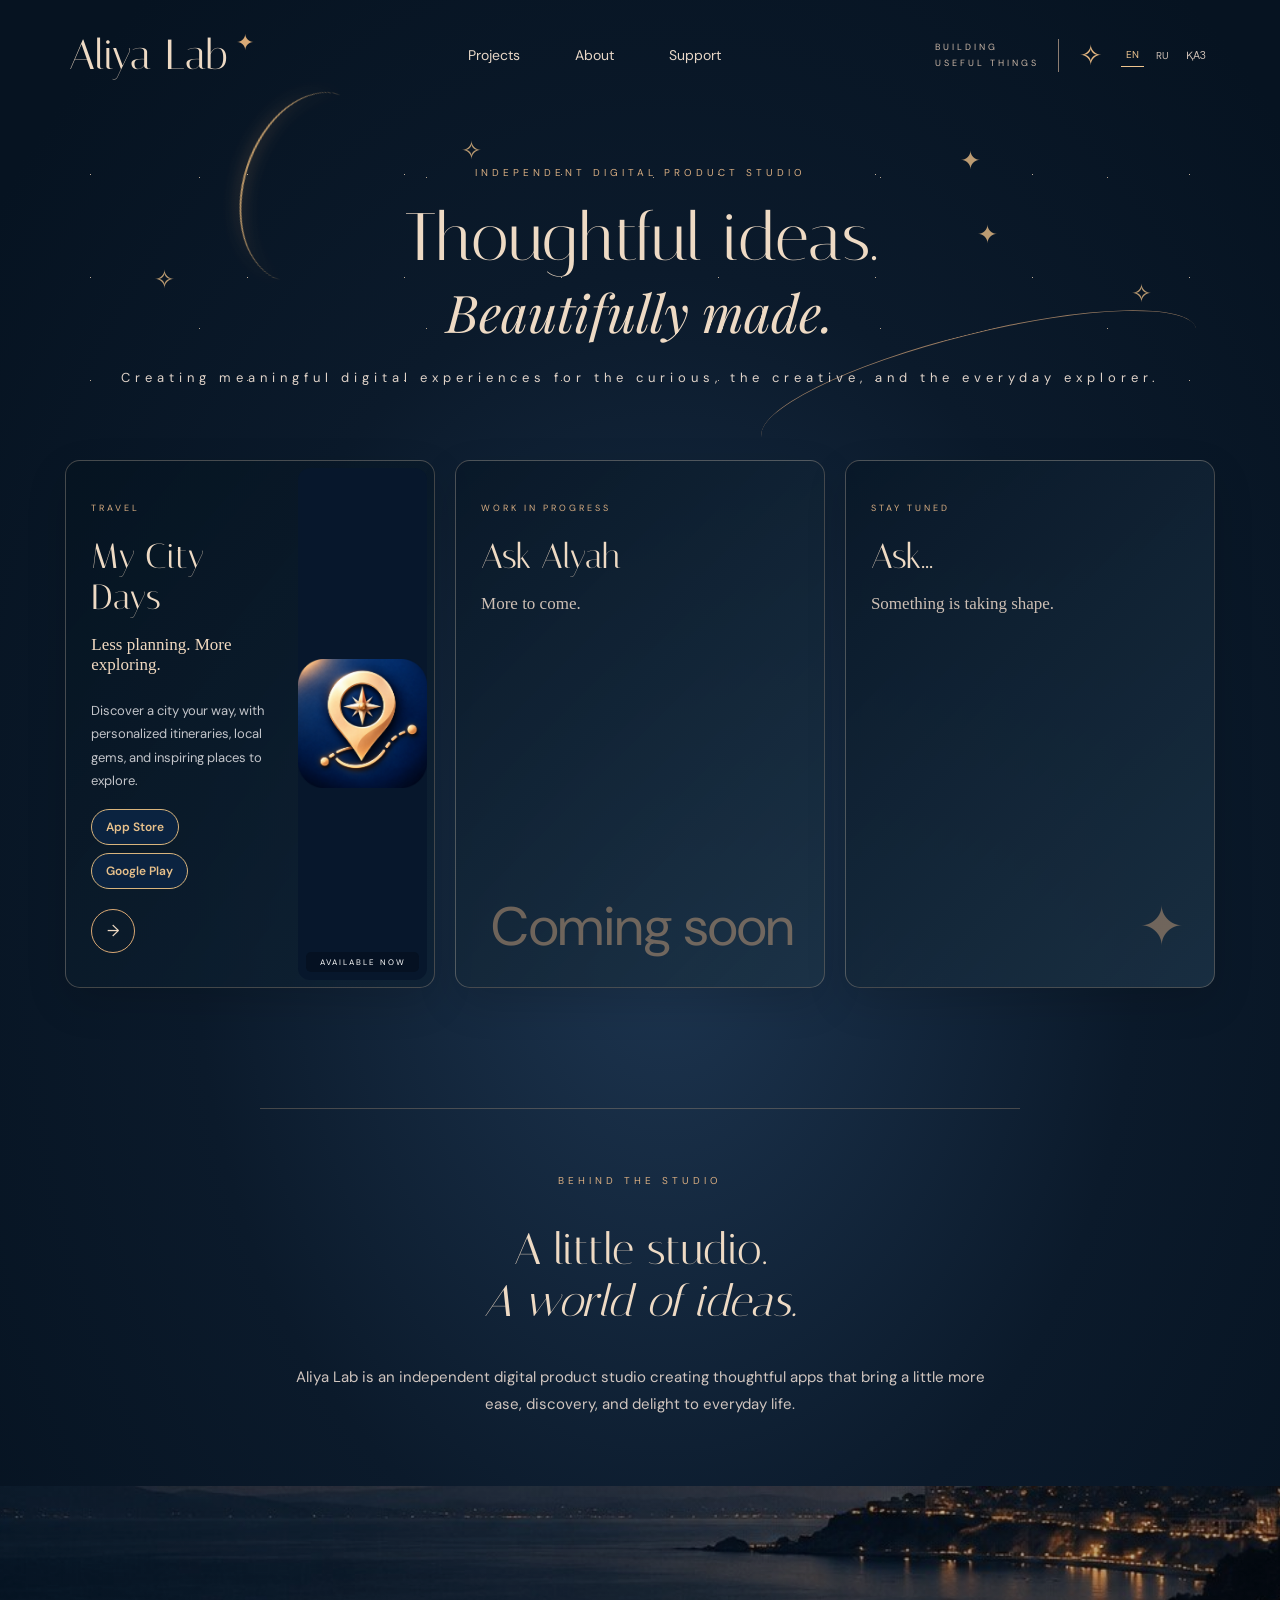
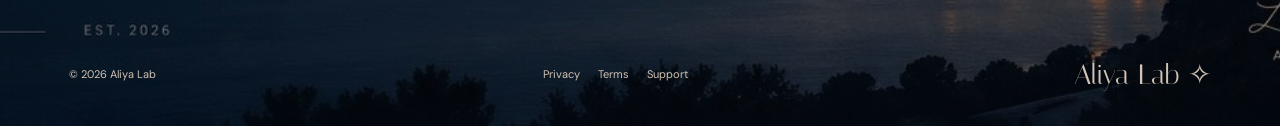
<file: index.html>
<!doctype html><html lang="en"><head><meta charset="utf-8"><meta name="viewport" content="width=device-width,initial-scale=1"><meta name="theme-color" content="#091727"><meta name="description" content="Aliya Lab — independent digital product studio."><title>Aliya Lab — Digital Product Studio</title><link rel="preconnect" href="https://fonts.googleapis.com"><link rel="preconnect" href="https://fonts.gstatic.com" crossorigin><link href="https://fonts.googleapis.com/css2?family=DM+Sans:wght@400;500;600&family=Italiana&family=Playfair+Display:ital,wght@0,400;1,400&display=swap" rel="stylesheet"><link rel="stylesheet" href="styles.css"><script src="language.js" defer></script><style>.store-actions{display:flex;flex-wrap:wrap;gap:8px;margin:16px 0}.store-action{display:inline-block;padding:9px 14px;border:1px solid #d8b47d;border-radius:22px;color:#e8c18b;background:#0b2340;text-decoration:none;font:600 12px 'DM Sans',sans-serif}.store-action:hover{background:#1a3858}</style></head><body><div class="stage"><header class="site-header"><a href="index.html" class="brand">Aliya Lab<span>✦</span></a><nav><a href="#projects" data-i18n="navProjects">Projects</a><a href="#about" data-i18n="navAbout">About</a><a href="support.html" data-i18n="navSupport">Support</a></nav><div class="header-right"><small>BUILDING<br>USEFUL THINGS</small><i>✧</i><div class="languages"><button data-lang="en" type="button">EN</button><button data-lang="ru" type="button">RU</button><button data-lang="kk" type="button">ҚАЗ</button></div></div></header><main><section class="hero"><div class="sky" aria-hidden="true"><span class="moon"></span><span class="star s1">✧</span><span class="star s2">✦</span><span class="star s3">✧</span><span class="star s4">✦</span><span class="star s5">✧</span><span class="trail"></span></div><div class="hero-copy"><p class="eyebrow" data-i18n="eyebrow">Independent digital product studio</p><h1 data-i18n="heroTitle">Thoughtful ideas.<br><em>Beautifully made.</em></h1><p class="hero-lead" data-i18n="heroLead">Creating meaningful digital experiences for the curious, the creative, and the everyday explorer.</p></div></section><section class="projects" id="projects"><div class="project-grid"><article class="project-card"><div class="project-text"><span class="eyebrow" data-i18n="travel">Travel</span><h2>My City Days</h2><p class="tagline" data-i18n="myCityTagline">Less planning. More exploring.</p><p class="desc" data-i18n="myCityDescription">Discover a city your way, with personalized itineraries, local gems, and inspiring places to explore.</p><div class="store-actions"><a class="store-action" href="https://apps.apple.com/us/app/my-city-days/id6815060549" target="_blank" rel="noopener noreferrer">App Store</a><a class="store-action" href="https://play.google.com/store/apps/details?id=com.mycitydays.app" target="_blank" rel="noopener noreferrer">Google Play</a></div><a class="circle-link" href="my-city-days.html" aria-label="About My City Days">→</a></div><div class="visual city-visual"><img class="city-app-logo" src="my-city-days-logo.png" alt="My City Days official app logo"><span class="visual-caption" data-i18n="comingSoon">Available now</span></div></article><article class="project-card secret"><div class="project-text"><span class="eyebrow" data-i18n="workInProgress">Work in progress</span><h2>Ask Alyah</h2><p class="tagline" data-i18n="detailsSoon">More to come.</p><span class="card-spark" data-i18n="askComingSoon">Coming soon</span></div></article><article class="project-card secret"><div class="project-text"><span class="eyebrow" data-i18n="stayTuned">Stay tuned</span><h2>Ask...</h2><p class="tagline" data-i18n="somethingComing">Something is taking shape.</p><span class="card-spark">✦</span></div></article></div></section><section id="about" class="about"><p class="eyebrow" data-i18n="aboutEyebrow">Behind the studio</p><h2 data-i18n="aboutTitle">A little studio.<br><em>A world of ideas.</em></h2><p data-i18n="aboutCopy">Aliya Lab is an independent digital product studio creating thoughtful apps that bring a little more ease, discovery, and delight to everyday life.</p></section></main><footer><span>© 2026 Aliya Lab</span><div><a href="privacy.html" data-i18n="privacy">Privacy</a><a href="terms.html" data-i18n="terms">Terms</a><a href="support.html" data-i18n="navSupport">Support</a></div><strong>Aliya Lab ✧</strong></footer></div></body></html>
</file>
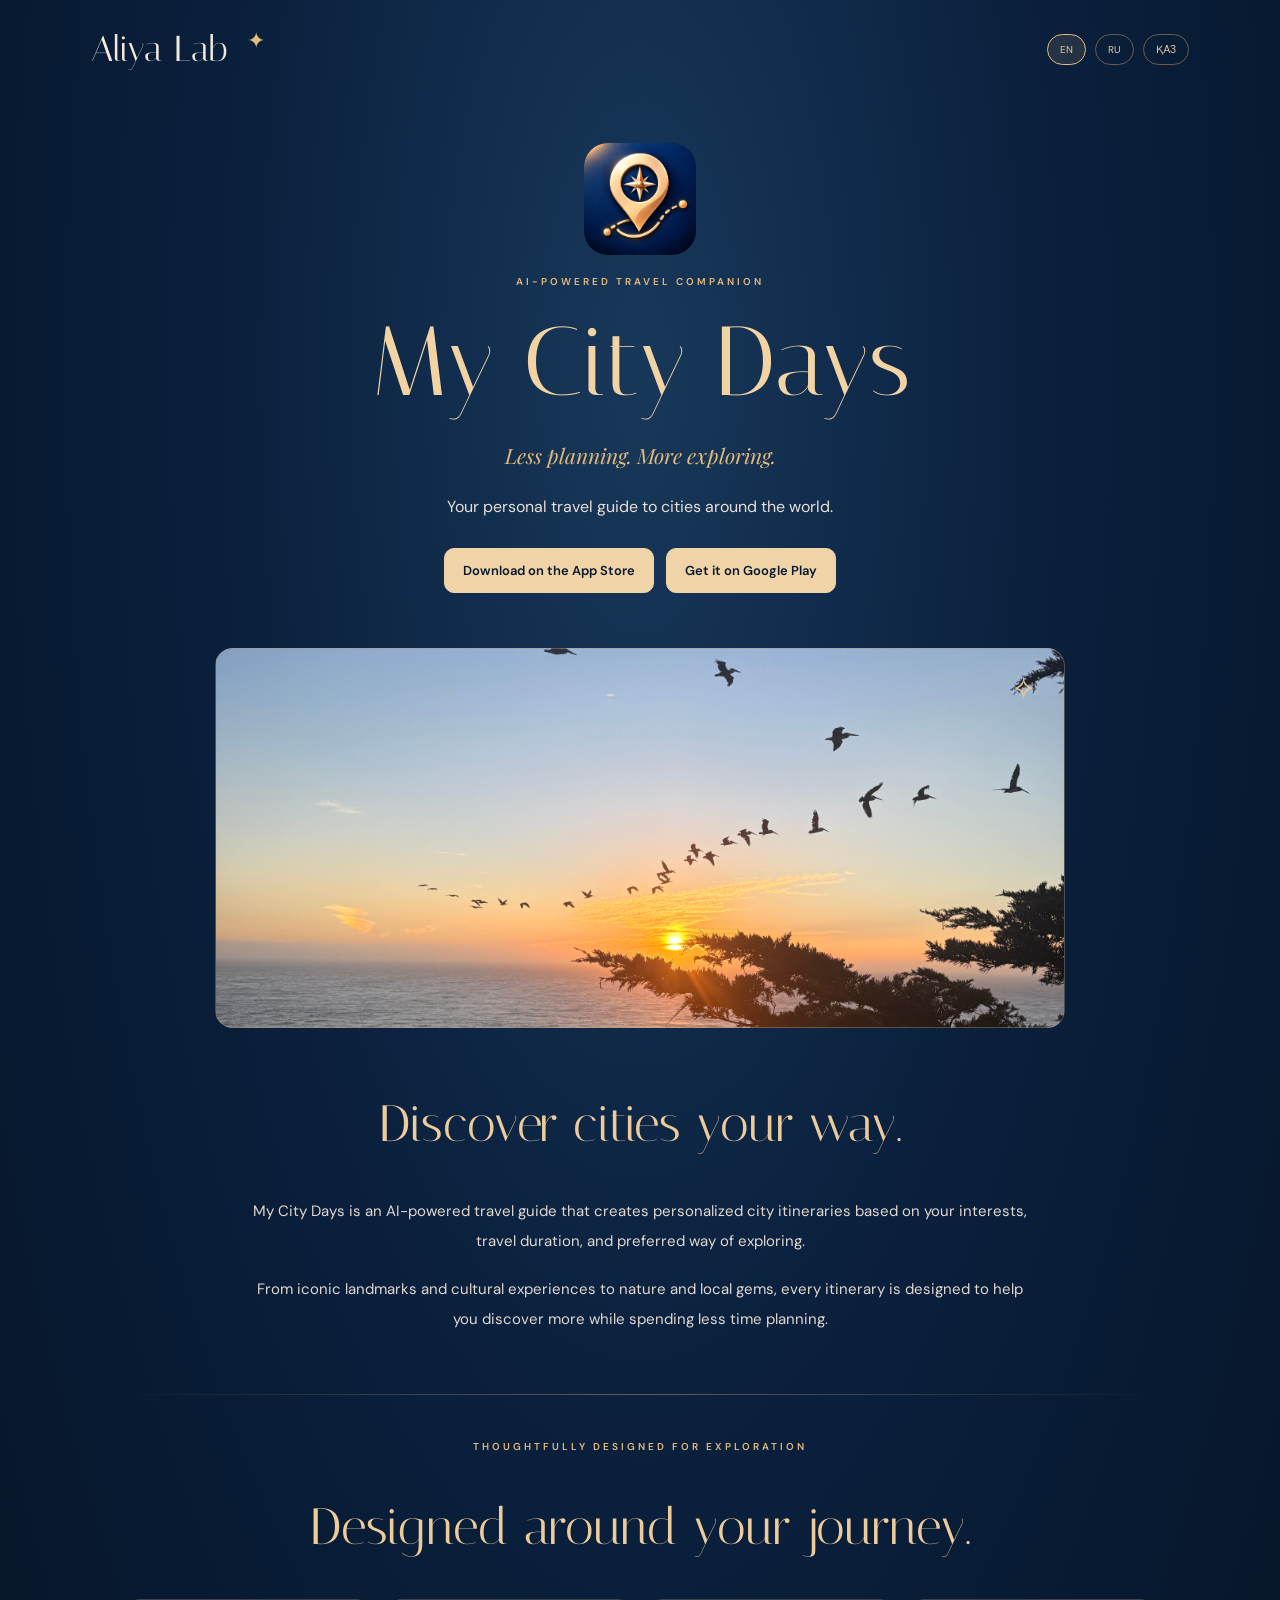
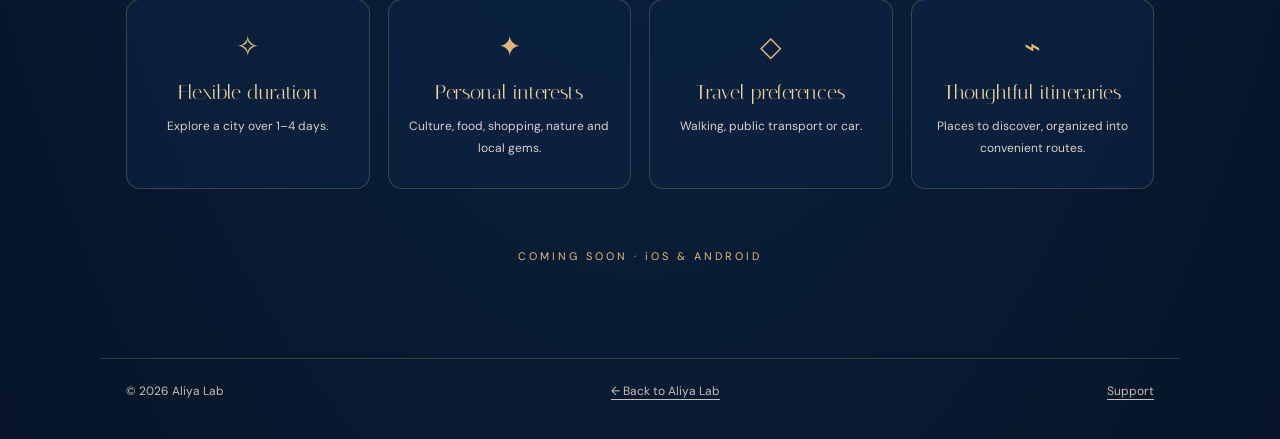
<file: my-city-days.html>
<!doctype html>
<html lang="en">
<head>
<meta charset="utf-8"><meta name="viewport" content="width=device-width,initial-scale=1">
<meta name="theme-color" content="#07182e">
<meta name="description" content="My City Days — AI-powered personalized travel guides to cities around the world. Less planning. More exploring.">
<title>My City Days — Aliya Lab</title>
<link rel="preconnect" href="https://fonts.googleapis.com"><link rel="preconnect" href="https://fonts.gstatic.com" crossorigin>
<link href="https://fonts.googleapis.com/css2?family=DM+Sans:wght@400;500;600&family=Italiana&family=Playfair+Display:ital,wght@0,400;1,400&display=swap" rel="stylesheet">
<link rel="stylesheet" href="styles.css">
<style>
body{background:#07182e;color:#f3e9dc}.mcd-shell{min-height:100vh;background:radial-gradient(ellipse at 50% 18%,#18385a 0%,#0a203d 45%,#061426 100%)}
.mcd-nav{max-width:1150px;margin:auto;padding:28px 26px;display:flex;align-items:center;justify-content:space-between;gap:20px}.mcd-nav .brand{font:36px 'Italiana',Georgia,serif}.mcd-nav .brand span{color:#e4ba7d}.mcd-nav .languages{display:flex;gap:9px}.mcd-nav button{color:#e4c8a7;background:transparent;border:1px solid #6b5d50;border-radius:20px;padding:8px 12px;cursor:pointer}.mcd-nav button[aria-pressed=true]{border-color:#e4ba7d;background:#d8b47d20}
.mcd-content{max-width:1080px;margin:auto;padding:25px 26px 95px}.mcd-hero{text-align:center;padding:20px 0 55px}.mcd-logo{display:block;width:112px;height:112px;object-fit:contain;margin:0 auto 20px;border-radius:24px}.mcd-eyebrow{font:600 10px 'DM Sans',sans-serif;letter-spacing:3px;color:#e4ba7d;text-transform:uppercase}.mcd-hero h1{font:clamp(54px,8vw,98px) 'Italiana',Georgia,serif;color:#f2d3a4;margin:16px 0 5px}.mcd-tagline{font:italic 21px 'Playfair Display',Georgia,serif;color:#e4ba7d}.mcd-subtitle{font-size:16px;color:#e7dfd6;line-height:1.8;margin:24px auto 0;max-width:650px}
.mcd-photo{max-width:850px;margin:0 auto;height:clamp(230px,35vw,380px);border:1px solid #b69a7166;border-radius:18px;overflow:hidden;position:relative;background:url('my-city-days-sunset.JPG') center 52%/cover no-repeat}.mcd-photo:after{content:'✧';position:absolute;right:28px;top:20px;color:#f1c88f;font-size:30px}
.mcd-intro{max-width:780px;margin:65px auto 60px;text-align:center}.mcd-intro h2,.mcd-features h2{font:clamp(34px,4vw,52px) 'Italiana',Georgia,serif;color:#edcb9b;font-weight:400}.mcd-intro p{font-size:15px;line-height:2;color:#e2d8cf;margin:18px 0}.mcd-rule{height:1px;background:linear-gradient(90deg,transparent,#c4a37577,transparent);margin:30px 0 45px}.mcd-features{text-align:center}.mcd-feature-grid{display:grid;grid-template-columns:repeat(4,minmax(0,1fr));gap:18px;margin-top:35px}.mcd-feature{border:1px solid #b99c714a;background:#0b2340aa;border-radius:14px;padding:28px 17px;min-height:190px}.mcd-symbol{color:#dfb77d;font-size:28px;margin-bottom:15px}.mcd-feature h3{font:20px 'Italiana',Georgia,serif;color:#f2d1a1;margin:0 0 12px}.mcd-feature p{font-size:12px;line-height:1.8;color:#d8d1cc;margin:0}.mcd-soon{text-align:center;color:#e4ba7d;font-size:11px;letter-spacing:3px;margin:60px 0 0}.mcd-footer{border-top:1px solid #b99c713c;max-width:1080px;margin:auto;padding:24px 26px 40px;display:flex;gap:18px;justify-content:space-between;flex-wrap:wrap;color:#c9bfb5;font-size:12px}.mcd-footer a{text-decoration:underline;text-underline-offset:4px}
@media(max-width:800px){.mcd-feature-grid{grid-template-columns:repeat(2,minmax(0,1fr))}}@media(max-width:520px){.mcd-nav .brand{font-size:30px}.mcd-nav{padding:20px 17px}.mcd-nav button{padding:7px 9px;font-size:11px}.mcd-content{padding:16px 18px 65px}.mcd-hero{padding-bottom:35px}.mcd-photo{height:240px}.mcd-intro{margin:42px auto}.mcd-feature-grid{gap:12px}.mcd-feature{padding:22px 12px}.mcd-feature h3{font-size:18px}.mcd-logo{width:90px;height:90px}}
.mcd-store-links{display:flex;flex-wrap:wrap;justify-content:center;gap:12px;margin:26px auto 0}.mcd-store-link{display:inline-flex;align-items:center;justify-content:center;min-width:170px;padding:13px 18px;background:#f0d3a6;color:#07182e;border-radius:10px;border:1px solid #f0d3a6;font:600 13px 'DM Sans',sans-serif;text-decoration:none}.mcd-store-link:hover{background:#fff0d5}
</style>
</head>
<body><div class="mcd-shell">
<header class="mcd-nav"><a class="brand" href="index.html">Aliya Lab <span>✦</span></a><div class="languages" aria-label="Language"><button type="button" data-lang="en">EN</button><button type="button" data-lang="ru">RU</button><button type="button" data-lang="kk">ҚАЗ</button></div></header>
<main class="mcd-content">
<section class="mcd-hero"><img class="mcd-logo" src="my-city-days-logo.png" alt="My City Days official app logo"><p class="mcd-eyebrow" data-mcd="label">AI-Powered Travel Companion</p><h1>My City Days</h1><p class="mcd-tagline" data-mcd="tagline">Less planning. More exploring.</p><p class="mcd-subtitle" data-mcd="subtitle">Your personal travel guide to cities around the world.</p><div class="mcd-store-links"><a class="mcd-store-link" href="https://apps.apple.com/us/app/my-city-days/id6815060549" target="_blank" rel="noopener noreferrer" data-mcd="appStore">Download on the App Store</a><a class="mcd-store-link" href="https://play.google.com/store/apps/details?id=com.mycitydays.app" target="_blank" rel="noopener noreferrer" data-mcd="googlePlay">Get it on Google Play</a></div></section>
<div class="mcd-photo" role="img" aria-label="Atmospheric travel landscape"></div>
<section class="mcd-intro"><h2 data-mcd="discover">Discover cities your way.</h2><p data-mcd="intro1">My City Days is an AI-powered travel guide that creates personalized city itineraries based on your interests, travel duration, and preferred way of exploring.</p><p data-mcd="intro2">From iconic landmarks and cultural experiences to nature and local gems, every itinerary is designed to help you discover more while spending less time planning.</p></section>
<div class="mcd-rule"></div>
<section class="mcd-features"><p class="mcd-eyebrow" data-mcd="details">Thoughtfully designed for exploration</p><h2 data-mcd="designed">Designed around your journey.</h2><div class="mcd-feature-grid">
<div class="mcd-feature"><div class="mcd-symbol">✧</div><h3 data-mcd="f1">Flexible duration</h3><p data-mcd="f1d">Explore a city over 1–4 days.</p></div>
<div class="mcd-feature"><div class="mcd-symbol">✦</div><h3 data-mcd="f2">Personal interests</h3><p data-mcd="f2d">Culture, food, shopping, nature and local gems.</p></div>
<div class="mcd-feature"><div class="mcd-symbol">◇</div><h3 data-mcd="f3">Travel preferences</h3><p data-mcd="f3d">Walking, public transport or car.</p></div>
<div class="mcd-feature"><div class="mcd-symbol">⌁</div><h3 data-mcd="f4">Thoughtful itineraries</h3><p data-mcd="f4d">Places to discover, organized into convenient routes.</p></div>
</div></section><p class="mcd-soon" data-mcd="soon">AVAILABLE NOW · iOS & ANDROID</p>
</main><footer class="mcd-footer"><span>© 2026 Aliya Lab</span><a href="index.html" data-mcd="back">← Back to Aliya Lab</a><a href="support.html" data-mcd="support">Support</a></footer></div>
<script>
const mcdTranslations={
en:{label:'AI-Powered Travel Companion',tagline:'Less planning. More exploring.',subtitle:'Your personal travel guide to cities around the world.',discover:'Discover cities your way.',intro1:'My City Days is an AI-powered travel guide that creates personalized city itineraries based on your interests, travel duration, and preferred way of exploring.',intro2:'From iconic landmarks and cultural experiences to nature and local gems, every itinerary is designed to help you discover more while spending less time planning.',details:'Thoughtfully designed for exploration',designed:'Designed around your journey.',f1:'Flexible duration',f1d:'Explore a city over 1–4 days.',f2:'Personal interests',f2d:'Culture, food, shopping, nature and local gems.',f3:'Travel preferences',f3d:'Walking, public transport or car.',f4:'Thoughtful itineraries',f4d:'Places to discover, organized into convenient routes.',soon:'COMING SOON · iOS & ANDROID',back:'← Back to Aliya Lab',support:'Support'},
ru:{label:'ИИ-помощник для путешествий',tagline:'Меньше планирования. Больше открытий.',subtitle:'Ваш персональный путеводитель по городам мира.',discover:'Открывайте города по-своему.',intro1:'My City Days — путеводитель на основе искусственного интеллекта, который создаёт персональные маршруты с учётом ваших интересов, продолжительности поездки и предпочтительного способа передвижения.',intro2:'От знаменитых достопримечательностей и культурных мест до природы и любимых уголков местных жителей — каждый маршрут помогает увидеть больше и тратить меньше времени на планирование.',details:'Продумано для новых открытий',designed:'Путешествие по вашим правилам.',f1:'Гибкая продолжительность',f1d:'Маршруты на 1–4 дня.',f2:'Ваши интересы',f2d:'Культура, еда, шопинг, природа и локальные находки.',f3:'Способ передвижения',f3d:'Пешком, на общественном транспорте или автомобиле.',f4:'Продуманные маршруты',f4d:'Интересные места, объединённые в удобные маршруты.',soon:'УЖЕ ДОСТУПНО · iOS И ANDROID',appStore:'Скачать в App Store',googlePlay:'Скачать в Google Play',back:'← Назад в Aliya Lab',support:'Поддержка'},
kk:{label:'Жасанды интеллектке негізделген саяхат көмекшісі',tagline:'Аз жоспарлау. Көбірек жаңалық ашу.',subtitle:'Әлем қалаларына арналған жеке саяхат нұсқаулығыңыз.',discover:'Қалаларды өз қалауыңызша ашыңыз.',intro1:'My City Days — қызығушылықтарыңызға, сапар ұзақтығына және қозғалу тәсіліне қарай жеке қала маршруттарын құрастыратын жасанды интеллектке негізделген саяхат нұсқаулығы.',intro2:'Танымал көрікті жерлер мен мәдени орындардан бастап табиғат пен жергілікті тұрғындар жақсы көретін ерекше мекендерге дейін — әр маршрут жоспарлауға аз уақыт жұмсап, көбірек әсер алуға көмектеседі.',details:'Жаңа әсерлер үшін ойластырылған',designed:'Саяхатыңызға бейімделген.',f1:'Икемді ұзақтық',f1d:'1–4 күндік қала маршруттары.',f2:'Жеке қызығушылықтар',f2d:'Мәдениет, тағам, сауда, табиғат және ерекше жерлер.',f3:'Қозғалу тәсілі',f3d:'Жаяу, қоғамдық көлікпен немесе автокөлікпен.',f4:'Ойластырылған маршруттар',f4d:'Көруге тұрарлық орындар ыңғайлы маршруттарға біріктіріледі.',soon:'ҚОЛЖЕТІМДІ · iOS ЖӘНЕ ANDROID',appStore:'App Store арқылы жүктеу',googlePlay:'Google Play арқылы жүктеу',back:'← Aliya Lab сайтына оралу',support:'Қолдау'}};
function mcdSetLanguage(lang){const d=mcdTranslations[lang]||mcdTranslations.en;document.documentElement.lang=lang;document.querySelectorAll('[data-mcd]').forEach(e=>{if(d[e.dataset.mcd])e.textContent=d[e.dataset.mcd]});document.querySelectorAll('[data-lang]').forEach(b=>b.setAttribute('aria-pressed',String(b.dataset.lang===lang)));try{localStorage.setItem('Aliya-language',lang)}catch(e){}}
document.querySelectorAll('[data-lang]').forEach(b=>b.addEventListener('click',()=>mcdSetLanguage(b.dataset.lang)));let lang='en';try{lang=localStorage.getItem('Aliya-language')||'en'}catch(e){}mcdSetLanguage(lang);
</script>
</body></html>
</file>
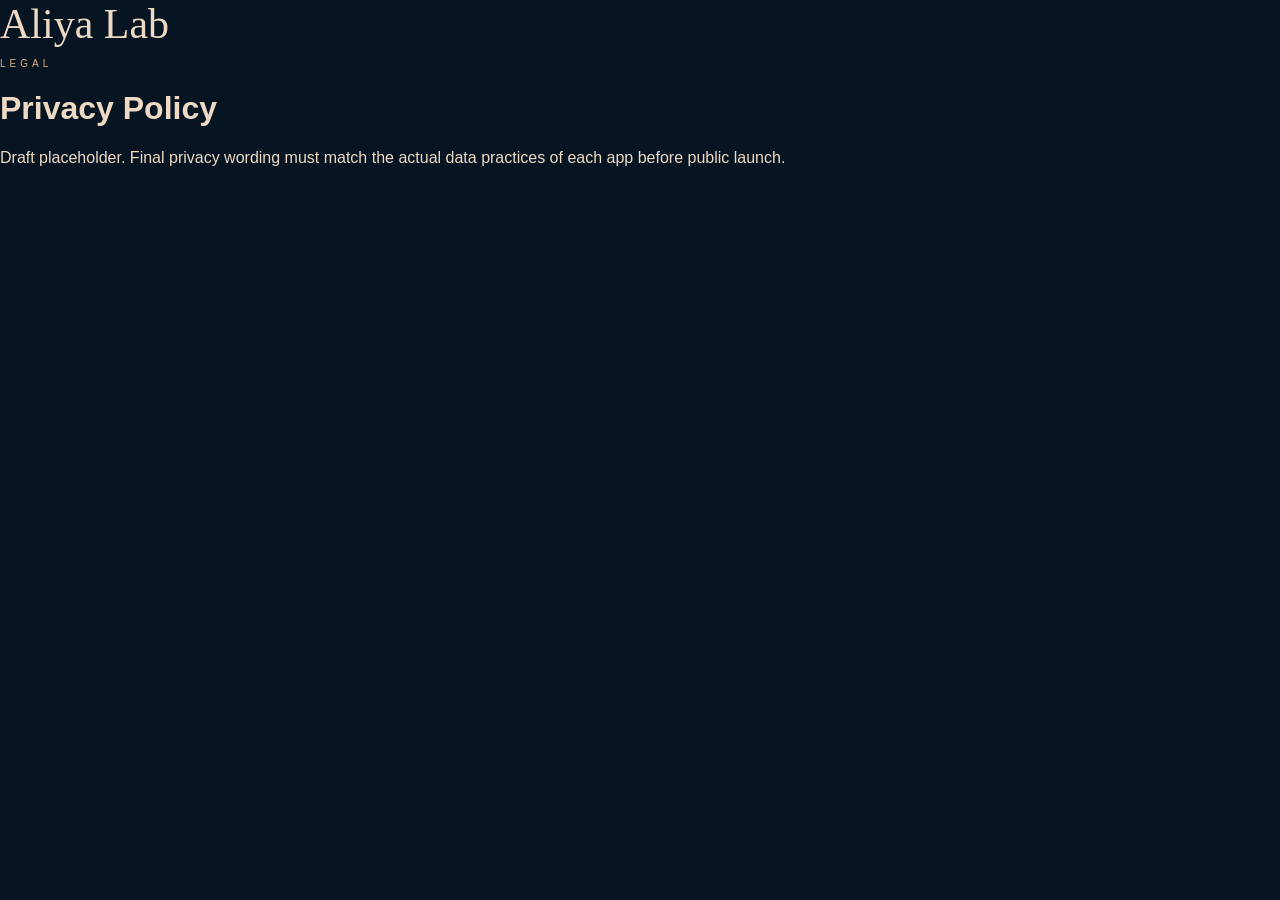
<file: privacy.html>
<!doctype html><html lang="en"><head><meta charset="utf-8"><meta name="viewport" content="width=device-width,initial-scale=1"><title>Privacy Policy — Aliya Lab</title><link rel="stylesheet" href="styles.css"></head><body><header><div class="wrap nav"><a class="brand" href="index.html">Aliya Lab</a></div></header><main class="legal"><div class="wrap narrow"><p class="eyebrow">Legal</p><h1>Privacy Policy</h1><div class="notice">Draft placeholder. Final privacy wording must match the actual data practices of each app before public launch.</div></div></main></body></html>
</file>
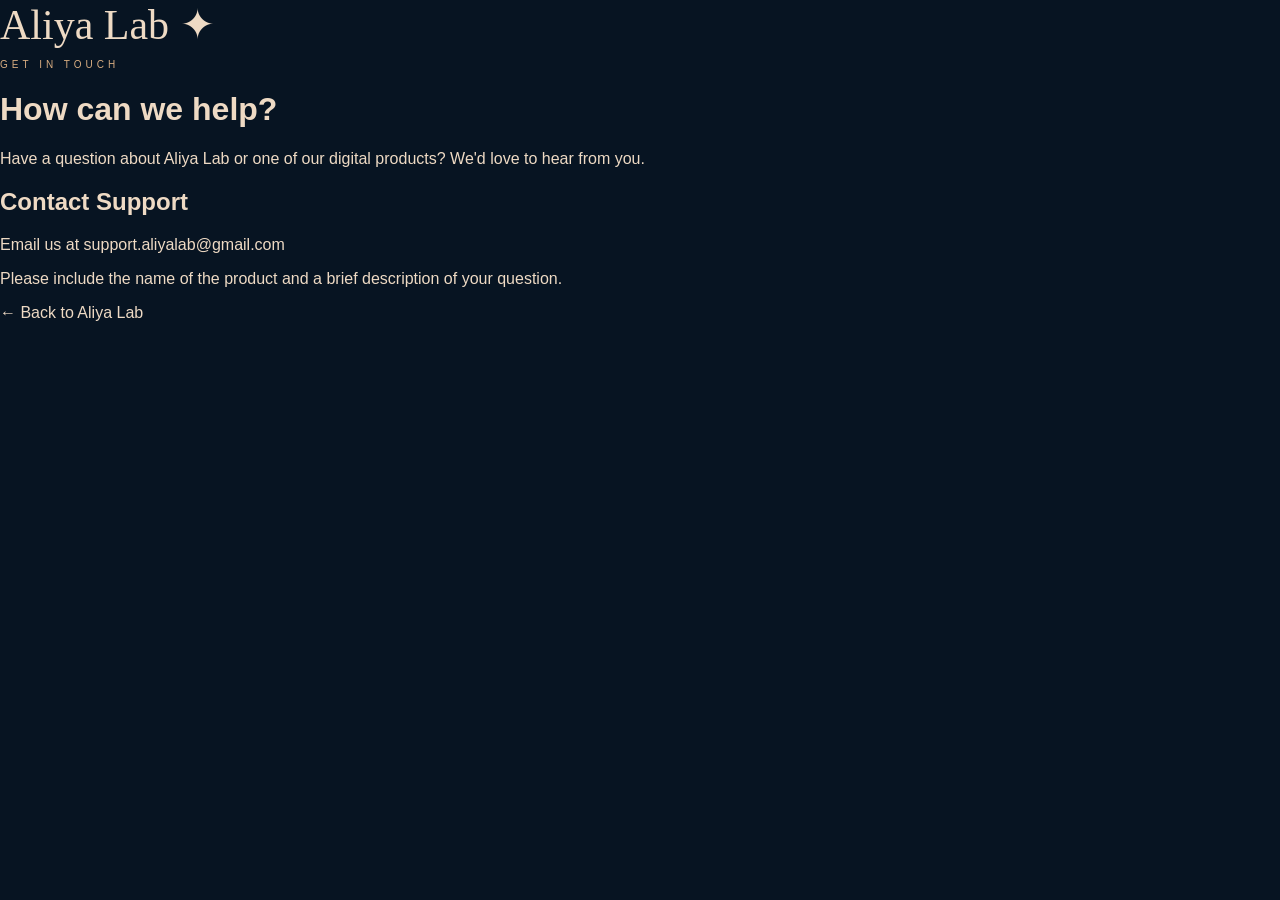
<file: support.html>
<!doctype html>
<html lang="en">
<head>
  <meta charset="utf-8">
  <meta name="viewport" content="width=device-width,initial-scale=1">
  <meta name="theme-color" content="#091727">
  <meta name="description" content="Contact Aliya Lab for support and general inquiries.">
  <title>Support — Aliya Lab</title>
  <link rel="stylesheet" href="styles.css">
</head>
<body>
  <header>
    <div class="wrap nav">
      <a class="brand" href="index.html">Aliya Lab ✦</a>
    </div>
  </header>

  <main class="legal">
    <div class="wrap narrow">
      <p class="eyebrow">GET IN TOUCH</p>
      <h1>How can we help?</h1>

      <p>
        Have a question about Aliya Lab or one of our
        digital products? We'd love to hear from you.
      </p>

      <h2>Contact Support</h2>
      <p>
        Email us at
        <a href="mailto:support.aliyalab@gmail.com">
          support.aliyalab@gmail.com
        </a>
      </p>

      <p>
        Please include the name of the product and
        a brief description of your question.
      </p>

      <p>
        <a href="index.html">← Back to Aliya Lab</a>
      </p>
    </div>
  </main>
</body>
</html>
</file>
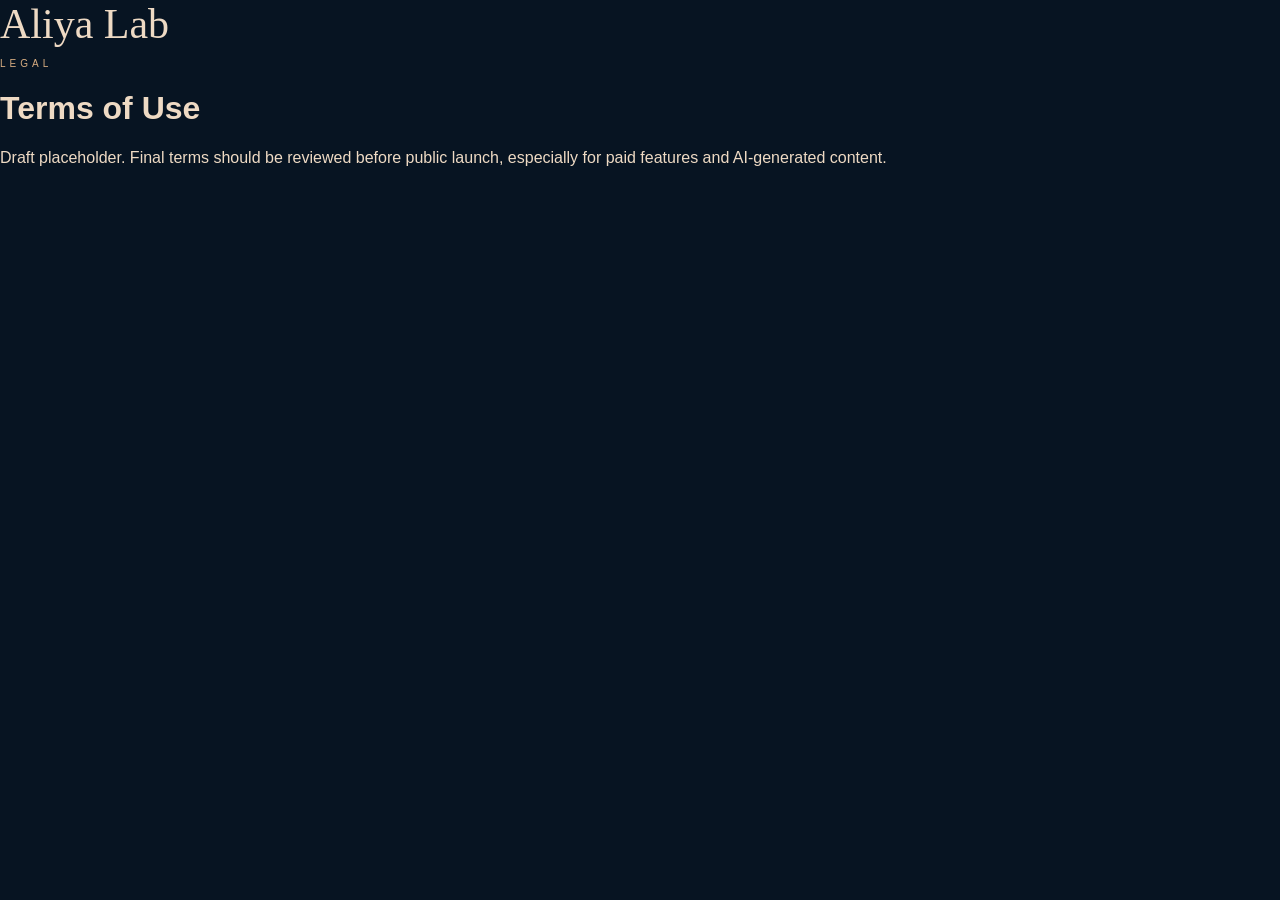
<file: terms.html>
<!doctype html><html lang="en"><head><meta charset="utf-8"><meta name="viewport" content="width=device-width,initial-scale=1"><title>Terms of Use — Aliya Lab</title><link rel="stylesheet" href="styles.css"></head><body><header><div class="wrap nav"><a class="brand" href="index.html">Aliya Lab</a></div></header><main class="legal"><div class="wrap narrow"><p class="eyebrow">Legal</p><h1>Terms of Use</h1><div class="notice">Draft placeholder. Final terms should be reviewed before public launch, especially for paid features and AI-generated content.</div></div></main></body></html>
</file>
<file: styles.css>
*{box-sizing:border-box}html{scroll-behavior:smooth}body{margin:0;background:#071422;color:#eedac4;font-family:"DM Sans",sans-serif}a{color:inherit;text-decoration:none}button{font:inherit}.stage{min-height:100vh;background:radial-gradient(ellipse at 52% 54%,#1d3550 0%,#0b1a2b 50%,#061321 90%);position:relative;overflow:hidden}.stage:after{content:"";position:absolute;left:0;right:0;bottom:0;height:240px;background:linear-gradient(0deg,rgba(5,15,26,.25),rgba(5,15,26,.06)),url('ocean.jpg') center bottom/cover no-repeat;pointer-events:none;opacity:.85}.site-header,main,footer{position:relative;z-index:2}.site-header{max-width:1480px;margin:auto;padding:30px 5.4% 10px;display:flex;justify-content:space-between;align-items:center;gap:20px}.brand{font:42px 'Italiana',Georgia,serif;white-space:nowrap}.brand span{color:#d9aa77;font:22px Georgia,serif;vertical-align:top;padding-left:8px}.site-header nav{display:flex;gap:55px}.site-header nav a{font-size:14px;color:#e9d8c8}.header-right{display:flex;align-items:center;gap:19px}.header-right small{font-size:9px;letter-spacing:3px;line-height:1.8;color:#cbb7a7}.header-right i{font:28px Georgia;color:#e5b781;border-left:1px solid #8d7d72;padding-left:20px}.languages{display:flex;gap:7px}.languages button{background:transparent;border:0;color:#cdbfb5;cursor:pointer;font-size:10px;padding:5px}.languages button[aria-pressed=true]{color:#efc58f;border-bottom:1px solid #efc58f}.hero{position:relative;min-height:350px;display:grid;place-items:center;text-align:center;padding:60px 24px 35px}.hero-copy{position:relative;z-index:2}.eyebrow{font-size:10px;letter-spacing:4px;text-transform:uppercase;color:#d8ad81}.hero h1{font:clamp(43px,5.2vw,75px)/1.1 'Italiana',Georgia,serif;margin:22px auto 22px;max-width:950px}.hero h1 em{font-family:'Playfair Display',Georgia,serif;font-size:.78em;font-weight:400}.hero-lead{font-size:13px;letter-spacing:5px;color:#e0d3c9}.sky{position:absolute;inset:0;pointer-events:none;background-image:radial-gradient(#eed5b9 0.7px,transparent 1px),radial-gradient(#dfc6a9 0.6px,transparent 1px);background-size:157px 103px,227px 151px;background-position:12px 33px,86px 12px;opacity:.8}.moon{position:absolute;left:19%;top:0;width:135px;height:195px;border-left:2px solid #e7b779;border-radius:50%;transform:rotate(18deg);filter:drop-shadow(0 0 8px #e9a76b)}.star{position:absolute;color:#e9bd85;font:25px Georgia}.s1{left:12%;top:50%}.s2{left:75%;top:16%}.s3{right:10%;top:54%}.s4{right:22%;top:37%}.s5{left:36%;top:13%}.trail{position:absolute;right:6%;bottom:2%;width:35%;height:100px;border-top:1px solid #bb936f;border-radius:50%;transform:rotate(-14deg)}.projects{max-width:1480px;margin:auto;padding:20px 5.1% 100px}.project-grid{display:grid;grid-template-columns:repeat(3,minmax(0,1fr));gap:20px}.project-card{min-height:325px;border:1px solid rgba(231,202,175,.27);border-radius:15px;background:linear-gradient(130deg,rgba(6,20,33,.94),rgba(15,34,52,.8));display:flex;overflow:hidden;box-shadow:0 15px 40px rgba(0,0,0,.14)}.project-text{padding:34px 25px;flex:1;min-width:0;position:relative}.project-card .eyebrow{letter-spacing:3px;font-size:9px}.project-card h2{font:clamp(27px,2.7vw,42px) 'Italiana',Georgia,serif;margin:20px 0 9px}.tagline{font:17px Georgia,serif;color:#f2dac1}.desc{font-size:13px;line-height:1.8;color:#c3c5ca;margin-top:24px}.circle-link{display:grid;place-items:center;border:1px solid #d9a874;border-radius:50%;width:44px;height:44px;margin-top:20px}.visual{width:35%;margin:7px 7px 7px 0;border-radius:12px;display:flex;flex-direction:column;align-items:center;justify-content:center;background:radial-gradient(circle at 50% 24%,#c99b6d,#365b77 40%,#091b30 84%);text-align:center}.city-monogram{font:32px/1.08 'Italiana',Georgia,serif;color:#f8e3c9;text-shadow:0 2px 12px #071422}.city-monogram span{font-size:20px;letter-spacing:3px}.visual-caption{font-size:8px;text-transform:uppercase;letter-spacing:2px;margin-top:28px}.secret{background:linear-gradient(135deg,rgba(9,24,40,.94),rgba(29,52,71,.8))}.secret .tagline{color:#cdbfb4}.card-spark{position:absolute;bottom:25px;right:30px;font-size:54px;color:#c8a07b;opacity:.5}.about{max-width:760px;margin:20px auto 150px;text-align:center;padding:55px 25px;border-top:1px solid rgba(215,178,140,.28)}.about h2{font:44px 'Italiana',Georgia,serif}.about p:last-child{font-size:15px;line-height:1.8;color:#d0c5bf}footer{max-width:1480px;margin:auto;padding:20px 5.4% 35px;display:flex;justify-content:space-between;align-items:center;gap:20px;color:#d1c3b6;font-size:11px}footer div{display:flex;gap:18px}footer strong{font:28px 'Italiana',Georgia,serif;font-weight:400}a:hover{color:#f4c68d}a:focus-visible,button:focus-visible{outline:2px solid #edbd83;outline-offset:3px}@media(max-width:950px){.site-header nav{gap:18px}.header-right small,.header-right i{display:none}.project-grid{grid-template-columns:1fr}.project-card{min-height:230px}.visual{width:32%}.projects{padding-bottom:40px}.about{margin-bottom:100px}}@media(max-width:620px){.site-header{padding:24px 6%;flex-wrap:wrap}.brand{font-size:35px}.site-header nav{order:3;width:100%;justify-content:center;padding-top:15px}.hero{min-height:320px;padding:55px 20px}.hero h1{font-size:45px}.hero-lead{font-size:11px;letter-spacing:2px;line-height:1.8}.moon{left:7%;width:80px;height:135px}.project-card h2{font-size:34px}.visual{width:34%}.project-text{padding:26px 19px}.about h2{font-size:36px}footer{flex-wrap:wrap}footer strong{display:none}}
.city-visual{background:#07172c;overflow:hidden;position:relative}.city-app-logo{width:100%;height:100%;object-fit:contain;border-radius:12px}.city-visual .visual-caption{position:absolute;bottom:8px;left:8px;right:8px;margin:0;padding:5px 3px;background:rgba(5,16,31,.78);border-radius:5px;color:#fff}

/* Clean app icon: transparent corners and seamless navy presentation */
.city-app-logo{display:block;width:100%;height:100%;object-fit:contain;border-radius:0;filter:none}
</file>
